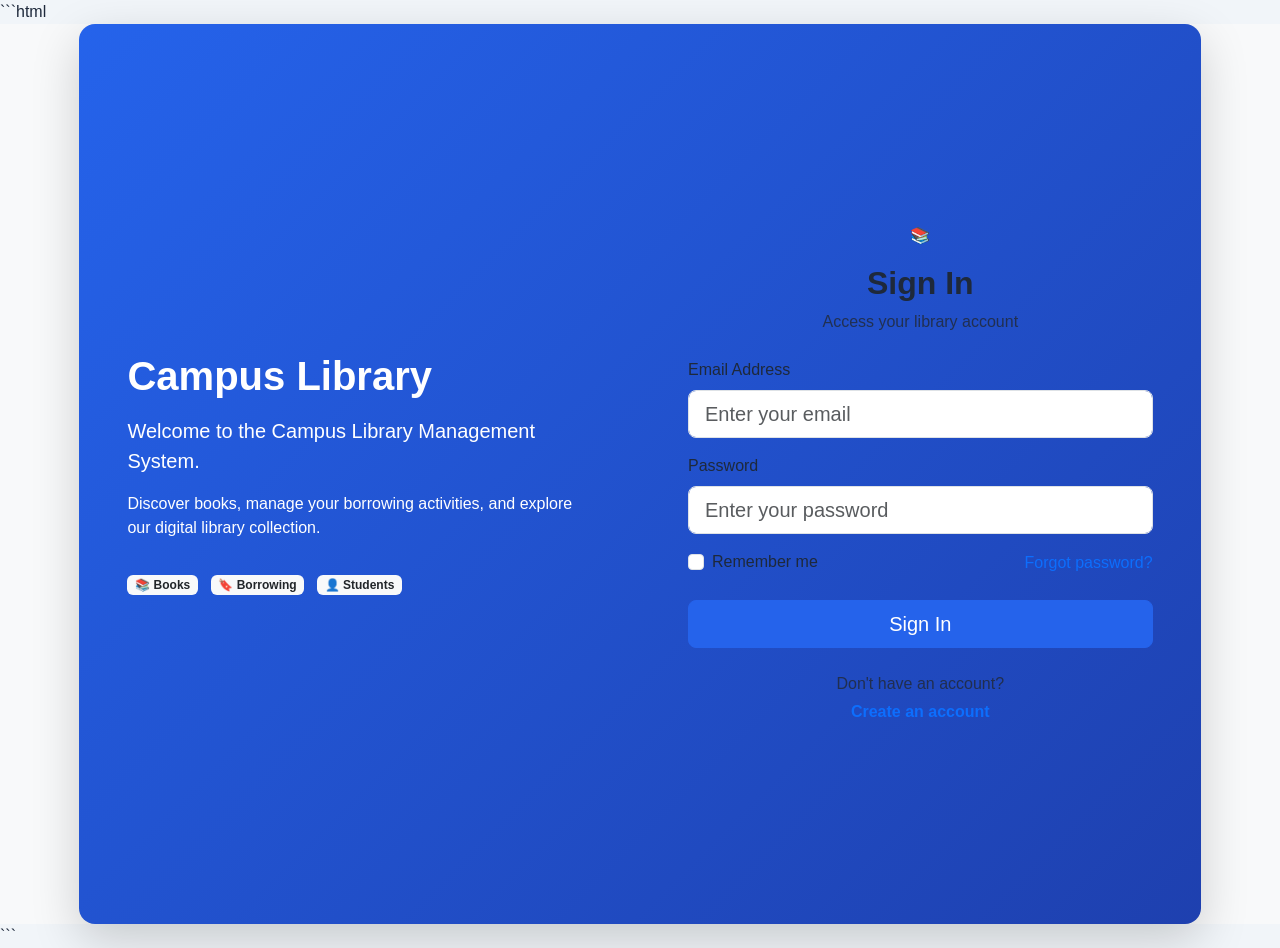
<file: index.html>
```html
<!DOCTYPE html>
<html lang="en">

<head>
    <meta charset="UTF-8">
    <meta name="viewport" content="width=device-width, initial-scale=1.0">

    <title>Campus Library - Login</title>

    <!-- Bootstrap CSS -->
    <link
        href="https://cdn.jsdelivr.net/npm/bootstrap@5.3.3/dist/css/bootstrap.min.css"
        rel="stylesheet">

    <!-- Custom CSS -->
    <link rel="stylesheet" href="css/style.css">
</head>

<body>

    <!-- Main Container -->
    <div class="container-fluid min-vh-100 d-flex align-items-center justify-content-center bg-light">

        <div class="row shadow-lg rounded-4 overflow-hidden bg-white login-container">

            <!-- LEFT SIDE -->
            <div class="col-md-6 library-intro d-flex flex-column justify-content-center text-white p-5">

                <h1 class="fw-bold mb-3">
                    Campus Library
                </h1>

                <p class="fs-5">
                    Welcome to the Campus Library Management System.
                </p>

                <p>
                    Discover books, manage your borrowing activities,
                    and explore our digital library collection.
                </p>

                <!-- Features -->
                <div class="mt-3">

                    <span class="badge bg-light text-dark me-2">
                        📚 Books
                    </span>

                    <span class="badge bg-light text-dark me-2">
                        🔖 Borrowing
                    </span>

                    <span class="badge bg-light text-dark">
                        👤 Students
                    </span>

                </div>

            </div>


            <!-- RIGHT SIDE -->
            <div class="col-md-6 p-5">

                <!-- Login Header -->
                <div class="text-center mb-4">

                    <div class="library-icon mb-3">
                        📚
                    </div>

                    <h2 class="fw-bold">
                        Sign In
                    </h2>

                    <p class="text-muted">
                        Access your library account
                    </p>

                </div>


                <!-- LOGIN FORM -->
                <form onsubmit="loginUser(event)">

                    <!-- Email -->
                    <div class="mb-3">

                        <label for="email" class="form-label">
                            Email Address
                        </label>

                        <input
                            type="email"
                            class="form-control form-control-lg"
                            id="email"
                            placeholder="Enter your email"
                            required>

                    </div>


                    <!-- Password -->
                    <div class="mb-3">

                        <label for="password" class="form-label">
                            Password
                        </label>

                        <input
                            type="password"
                            class="form-control form-control-lg"
                            id="password"
                            placeholder="Enter your password"
                            required>

                    </div>


                    <!-- Remember Me + Forgot Password -->
                    <div class="d-flex justify-content-between align-items-center mb-4">

                        <div class="form-check">

                            <input
                                class="form-check-input"
                                type="checkbox"
                                id="remember">

                            <label
                                class="form-check-label"
                                for="remember">

                                Remember me

                            </label>

                        </div>


                        <a href="#" class="text-decoration-none">
                            Forgot password?
                        </a>

                    </div>


                    <!-- LOGIN BUTTON -->
                    <button
                        type="submit"
                        class="btn btn-primary btn-lg w-100">

                        Sign In

                    </button>

                </form>


                <!-- CREATE ACCOUNT -->
                <div class="text-center mt-4">

                    <p class="text-muted mb-1">
                        Don't have an account?
                    </p>

                    <a href="#" class="text-decoration-none fw-semibold">
                        Create an account
                    </a>

                </div>

            </div>

        </div>

    </div>


    <!-- Bootstrap JavaScript -->
    <script
        src="https://cdn.jsdelivr.net/npm/bootstrap@5.3.3/dist/js/bootstrap.bundle.min.js">
    </script>


    <!-- Login JavaScript -->
    <script>

        function loginUser(event) {

            // Prevent the form from refreshing the page
            event.preventDefault();

            // Get email and password
            const email = document.getElementById("email").value;
            const password = document.getElementById("password").value;


            // Demo login credentials
            if (
                email === "student@campus.ac.id" &&
                password === "123456"
            ) {

                // Open dashboard
                window.location.href = "dashboard.html";

            } else {

                // Show error message
                alert("Invalid email or password.");

            }

        }

    </script>

</body>

</html>
```
</file>
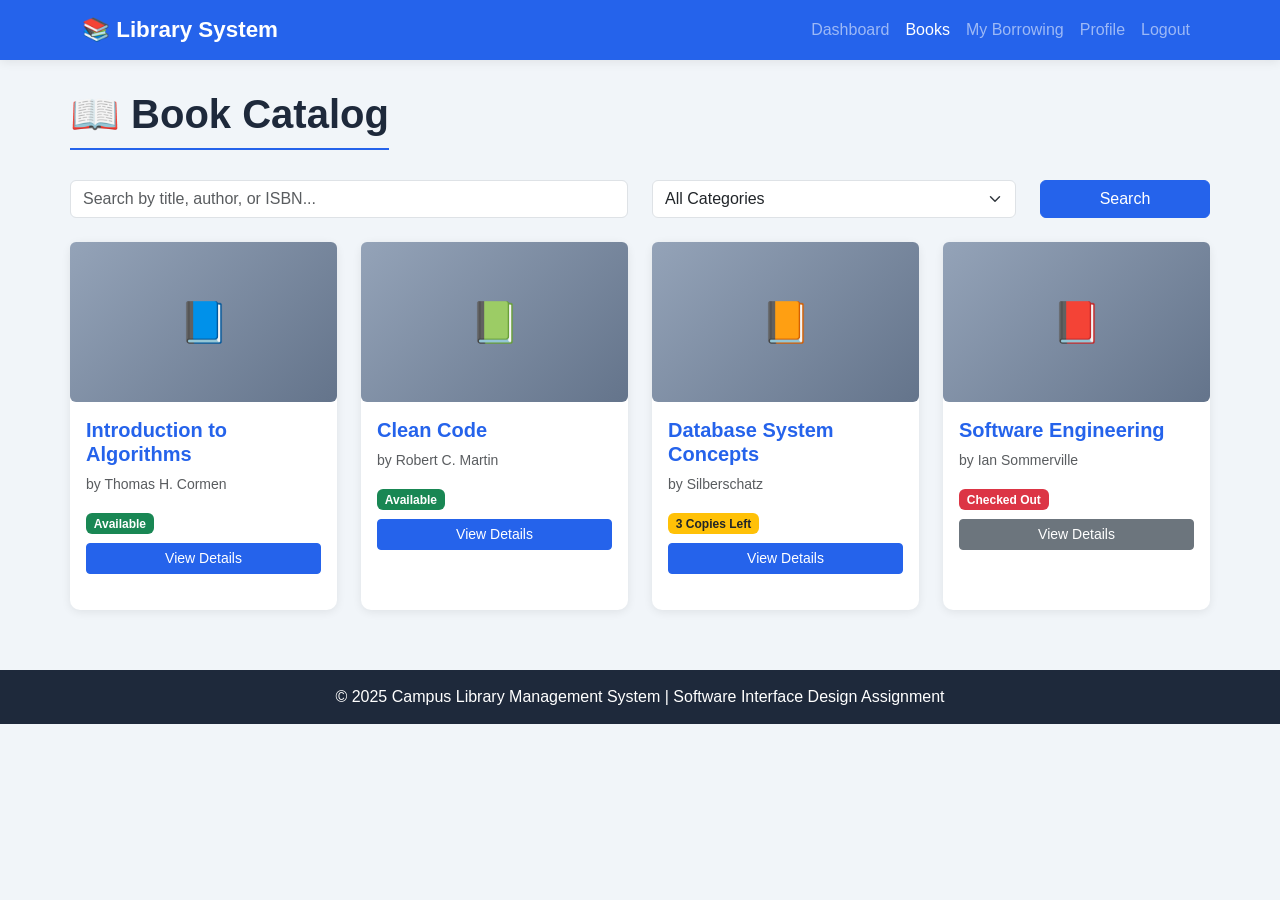
<file: books.html>
<!DOCTYPE html>
<html lang="en">
<head>
    <meta charset="UTF-8">
    <meta name="viewport" content="width=device-width, initial-scale=1.0">
    <title>Book Catalog — Campus Library System</title>
    <link href="https://cdn.jsdelivr.net/npm/bootstrap@5.3.0/dist/css/bootstrap.min.css" rel="stylesheet">
    <link rel="stylesheet" href="css/style.css">
</head>
<body>
    <!-- Navigation -->
    <nav class="navbar navbar-expand-lg navbar-dark">
        <div class="container">
            <a class="navbar-brand" href="dashboard.html">📚 Library System</a>
            <button class="navbar-toggler" type="button" data-bs-toggle="collapse" data-bs-target="#navMenu">
                <span class="navbar-toggler-icon"></span>
            </button>
            <div class="collapse navbar-collapse" id="navMenu">
                <ul class="navbar-nav ms-auto">
                    <li class="nav-item"><a class="nav-link" href="dashboard.html">Dashboard</a></li>
                    <li class="nav-item"><a class="nav-link active" href="books.html">Books</a></li>
                    <li class="nav-item"><a class="nav-link" href="borrowing.html">My Borrowing</a></li>
                    <li class="nav-item"><a class="nav-link" href="profile.html">Profile</a></li>
                    <li class="nav-item"><a class="nav-link" href="index.html">Logout</a></li>
                </ul>
            </div>
        </div>
    </nav>

    <!-- Main Content -->
    <div class="container page-content">
        <h1 class="page-title">📖 Book Catalog</h1>
        
        <!-- Search Bar -->
        <div class="row mb-4">
            <div class="col-md-6">
                <input type="text" class="form-control" placeholder="Search by title, author, or ISBN...">
            </div>
            <div class="col-md-4">
                <select class="form-select">
                    <option>All Categories</option>
                    <option>Computer Science</option>
                    <option>Mathematics</option>
                    <option>Engineering</option>
                    <option>Business</option>
                </select>
            </div>
            <div class="col-md-2">
                <button class="btn btn-primary w-100">Search</button>
            </div>
        </div>

        <!-- Book Grid -->
        <div class="row g-4">
            <!-- Book 1 -->
            <div class="col-sm-6 col-md-4 col-lg-3">
                <div class="card h-100">
                    <div class="book-cover">📘</div>
                    <div class="card-body">
                        <h5 class="card-title">Introduction to Algorithms</h5>
                        <p class="card-text text-muted small">by Thomas H. Cormen</p>
                        <span class="badge bg-success">Available</span>
                        <a href="book-details.html" class="btn btn-primary btn-sm w-100 mt-2">View Details</a>
                    </div>
                </div>
            </div>
            <!-- Book 2 -->
            <div class="col-sm-6 col-md-4 col-lg-3">
                <div class="card h-100">
                    <div class="book-cover">📗</div>
                    <div class="card-body">
                        <h5 class="card-title">Clean Code</h5>
                        <p class="card-text text-muted small">by Robert C. Martin</p>
                        <span class="badge bg-success">Available</span>
                        <a href="book-details.html" class="btn btn-primary btn-sm w-100 mt-2">View Details</a>
                    </div>
                </div>
            </div>
            <!-- Book 3 -->
            <div class="col-sm-6 col-md-4 col-lg-3">
                <div class="card h-100">
                    <div class="book-cover">📙</div>
                    <div class="card-body">
                        <h5 class="card-title">Database System Concepts</h5>
                        <p class="card-text text-muted small">by Silberschatz</p>
                        <span class="badge bg-warning text-dark">3 Copies Left</span>
                        <a href="book-details.html" class="btn btn-primary btn-sm w-100 mt-2">View Details</a>
                    </div>
                </div>
            </div>
            <!-- Book 4 -->
            <div class="col-sm-6 col-md-4 col-lg-3">
                <div class="card h-100">
                    <div class="book-cover">📕</div>
                    <div class="card-body">
                        <h5 class="card-title">Software Engineering</h5>
                        <p class="card-text text-muted small">by Ian Sommerville</p>
                        <span class="badge bg-danger">Checked Out</span>
                        <a href="book-details.html" class="btn btn-secondary btn-sm w-100 mt-2">View Details</a>
                    </div>
                </div>
            </div>
        </div>
    </div>

    <footer>
        <p class="mb-0">&copy; 2025 Campus Library Management System | Software Interface Design Assignment</p>
    </footer>

    <script src="https://cdn.jsdelivr.net/npm/bootstrap@5.3.0/dist/js/bootstrap.bundle.min.js"></script>
</body>
</html>
</file>
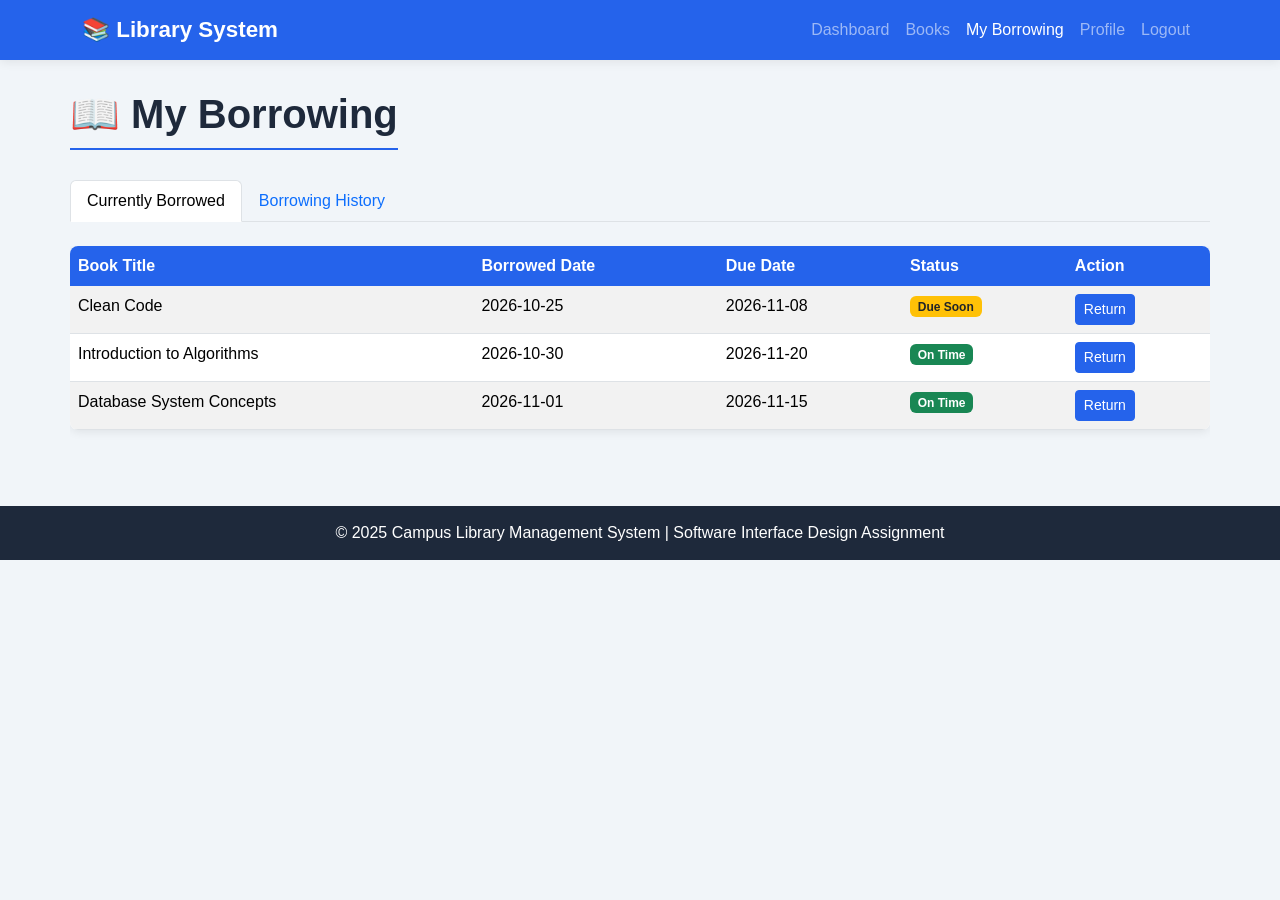
<file: borrowing.html>
<!DOCTYPE html>
<html lang="en">
<head>
    <meta charset="UTF-8">
    <meta name="viewport" content="width=device-width, initial-scale=1.0">
    <title>My Borrowing — Campus Library System</title>
    <link href="https://cdn.jsdelivr.net/npm/bootstrap@5.3.0/dist/css/bootstrap.min.css" rel="stylesheet">
    <link rel="stylesheet" href="css/style.css">
</head>
<body>
    <!-- Navigation -->
    <nav class="navbar navbar-expand-lg navbar-dark">
        <div class="container">
            <a class="navbar-brand" href="dashboard.html">📚 Library System</a>
            <button class="navbar-toggler" type="button" data-bs-toggle="collapse" data-bs-target="#navMenu">
                <span class="navbar-toggler-icon"></span>
            </button>
            <div class="collapse navbar-collapse" id="navMenu">
                <ul class="navbar-nav ms-auto">
                    <li class="nav-item"><a class="nav-link" href="dashboard.html">Dashboard</a></li>
                    <li class="nav-item"><a class="nav-link" href="books.html">Books</a></li>
                    <li class="nav-item"><a class="nav-link active" href="borrowing.html">My Borrowing</a></li>
                    <li class="nav-item"><a class="nav-link" href="profile.html">Profile</a></li>
                    <li class="nav-item"><a class="nav-link" href="index.html">Logout</a></li>
                </ul>
            </div>
        </div>
    </nav>

    <!-- Main Content -->
    <div class="container page-content">
        <h1 class="page-title">📖 My Borrowing</h1>

        <!-- Tabs -->
        <ul class="nav nav-tabs mb-4" id="borrowTabs" role="tablist">
            <li class="nav-item" role="presentation">
                <button class="nav-link active" data-bs-toggle="tab" data-bs-target="#current">Currently Borrowed</button>
            </li>
            <li class="nav-item" role="presentation">
                <button class="nav-link" data-bs-toggle="tab" data-bs-target="#history">Borrowing History</button>
            </li>
        </ul>

        <div class="tab-content">
            <!-- Current Borrowing -->
            <div class="tab-pane fade show active" id="current">
                <div class="table-responsive">
                    <table class="table table-striped">
                        <thead>
                            <tr>
                                <th>Book Title</th>
                                <th>Borrowed Date</th>
                                <th>Due Date</th>
                                <th>Status</th>
                                <th>Action</th>
                            </tr>
                        </thead>
                        <tbody>
                            <tr>
                                <td>Clean Code</td>
                                <td>2026-10-25</td>
                                <td>2026-11-08</td>
                                <td><span class="badge bg-warning text-dark">Due Soon</span></td>
                                <td><button class="btn btn-sm btn-primary">Return</button></td>
                            </tr>
                            <tr>
                                <td>Introduction to Algorithms</td>
                                <td>2026-10-30</td>
                                <td>2026-11-20</td>
                                <td><span class="badge bg-success">On Time</span></td>
                                <td><button class="btn btn-sm btn-primary">Return</button></td>
                            </tr>
                            <tr>
                                <td>Database System Concepts</td>
                                <td>2026-11-01</td>
                                <td>2026-11-15</td>
                                <td><span class="badge bg-success">On Time</span></td>
                                <td><button class="btn btn-sm btn-primary">Return</button></td>
                            </tr>
                        </tbody>
                    </table>
                </div>
            </div>

            <!-- History -->
            <div class="tab-pane fade" id="history">
                <div class="table-responsive">
                    <table class="table table-striped">
                        <thead>
                            <tr>
                                <th>Book Title</th>
                                <th>Borrowed</th>
                                <th>Returned</th>
                                <th>Status</th>
                            </tr>
                        </thead>
                        <tbody>
                            <tr>
                                <td>Computer Networks</td>
                                <td>2026-09-10</td>
                                <td>2026-09-24</td>
                                <td><span class="badge bg-success">Returned</span></td>
                            </tr>
                            <tr>
                                <td>Artificial Intelligence</td>
                                <td>2026-08-15</td>
                                <td>2026-08-28</td>
                                <td><span class="badge bg-success">Returned</span></td>
                            </tr>
                        </tbody>
                    </table>
                </div>
            </div>
        </div>
    </div>

    <footer>
        <p class="mb-0">&copy; 2025 Campus Library Management System | Software Interface Design Assignment</p>
    </footer>

    <script src="https://cdn.jsdelivr.net/npm/bootstrap@5.3.0/dist/js/bootstrap.bundle.min.js"></script>
</body>
</html>
</file>
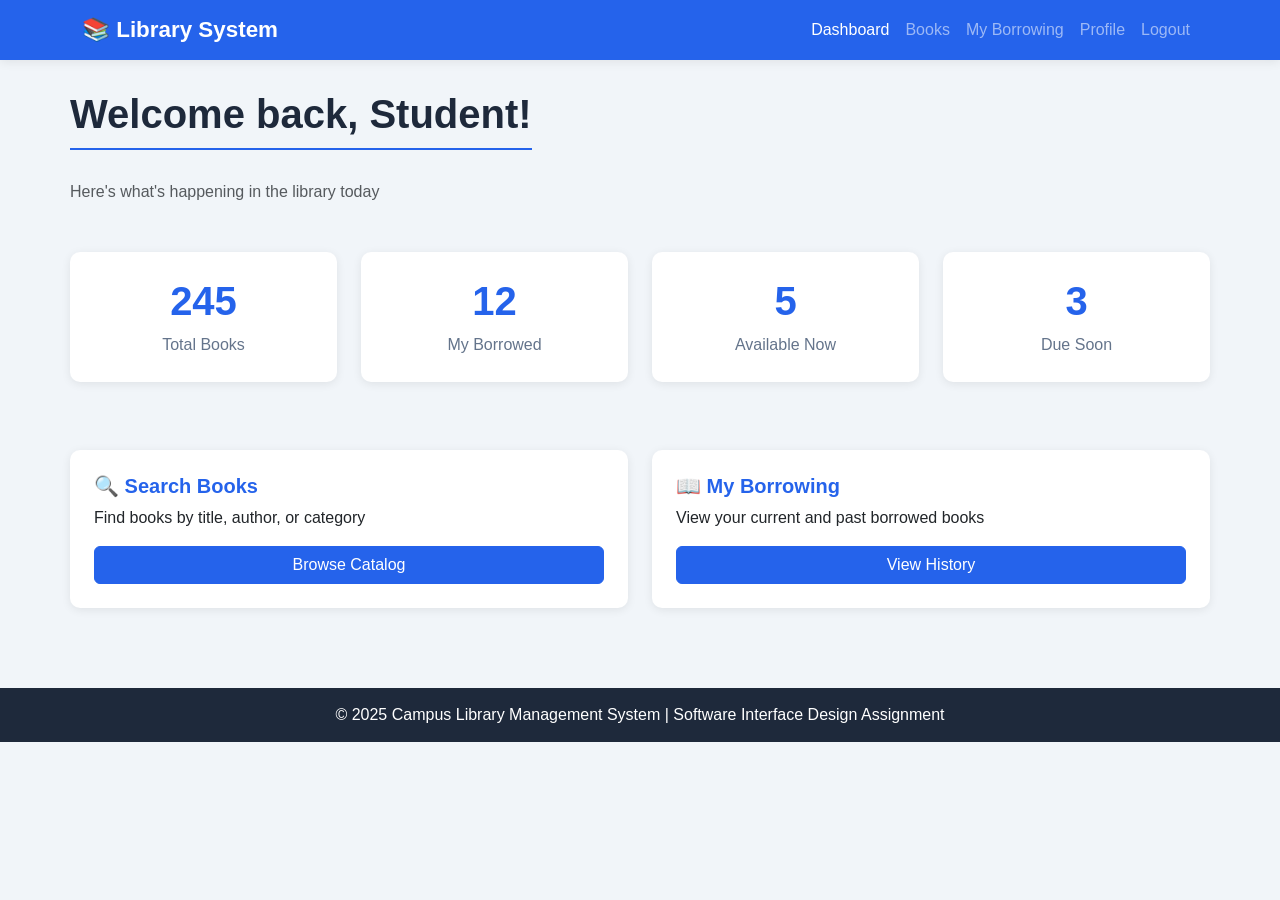
<file: dashboard.html>
<!DOCTYPE html>
<html lang="en">
<head>
    <meta charset="UTF-8">
    <meta name="viewport" content="width=device-width, initial-scale=1.0">
    <title>Dashboard — Campus Library System</title>
    <link href="https://cdn.jsdelivr.net/npm/bootstrap@5.3.0/dist/css/bootstrap.min.css" rel="stylesheet">
    <link rel="stylesheet" href="css/style.css">
</head>
<body>
    <!-- Navigation -->
    <nav class="navbar navbar-expand-lg navbar-dark">
        <div class="container">
            <a class="navbar-brand" href="dashboard.html">📚 Library System</a>
            <button class="navbar-toggler" type="button" data-bs-toggle="collapse" data-bs-target="#navMenu">
                <span class="navbar-toggler-icon"></span>
            </button>
            <div class="collapse navbar-collapse" id="navMenu">
                <ul class="navbar-nav ms-auto">
                    <li class="nav-item"><a class="nav-link active" href="dashboard.html">Dashboard</a></li>
                    <li class="nav-item"><a class="nav-link" href="books.html">Books</a></li>
                    <li class="nav-item"><a class="nav-link" href="borrowing.html">My Borrowing</a></li>
                    <li class="nav-item"><a class="nav-link" href="profile.html">Profile</a></li>
                    <li class="nav-item"><a class="nav-link" href="index.html">Logout</a></li>
                </ul>
            </div>
        </div>
    </nav>

    <!-- Main Content -->
    <div class="container page-content">
        <h1 class="page-title">Welcome back, Student!</h1>
        <p class="text-muted mb-5">Here's what's happening in the library today</p>

        <!-- Stats Row -->
        <div class="row g-4 mb-5">
            <div class="col-sm-6 col-md-3">
                <div class="card stat-card">
                    <h3>245</h3>
                    <p>Total Books</p>
                </div>
            </div>
            <div class="col-sm-6 col-md-3">
                <div class="card stat-card">
                    <h3>12</h3>
                    <p>My Borrowed</p>
                </div>
            </div>
            <div class="col-sm-6 col-md-3">
                <div class="card stat-card">
                    <h3>5</h3>
                    <p>Available Now</p>
                </div>
            </div>
            <div class="col-sm-6 col-md-3">
                <div class="card stat-card">
                    <h3>3</h3>
                    <p>Due Soon</p>
                </div>
            </div>
        </div>

        <!-- Quick Actions -->
        <div class="row">
            <div class="col-md-6">
                <div class="card p-4">
                    <h5 class="card-title">🔍 Search Books</h5>
                    <p>Find books by title, author, or category</p>
                    <a href="books.html" class="btn btn-primary">Browse Catalog</a>
                </div>
            </div>
            <div class="col-md-6">
                <div class="card p-4">
                    <h5 class="card-title">📖 My Borrowing</h5>
                    <p>View your current and past borrowed books</p>
                    <a href="borrowing.html" class="btn btn-primary">View History</a>
                </div>
            </div>
        </div>
    </div>

    <footer>
        <p class="mb-0">&copy; 2025 Campus Library Management System | Software Interface Design Assignment</p>
    </footer>

    <script src="https://cdn.jsdelivr.net/npm/bootstrap@5.3.0/dist/js/bootstrap.bundle.min.js"></script>
</body>
</html>
</file>
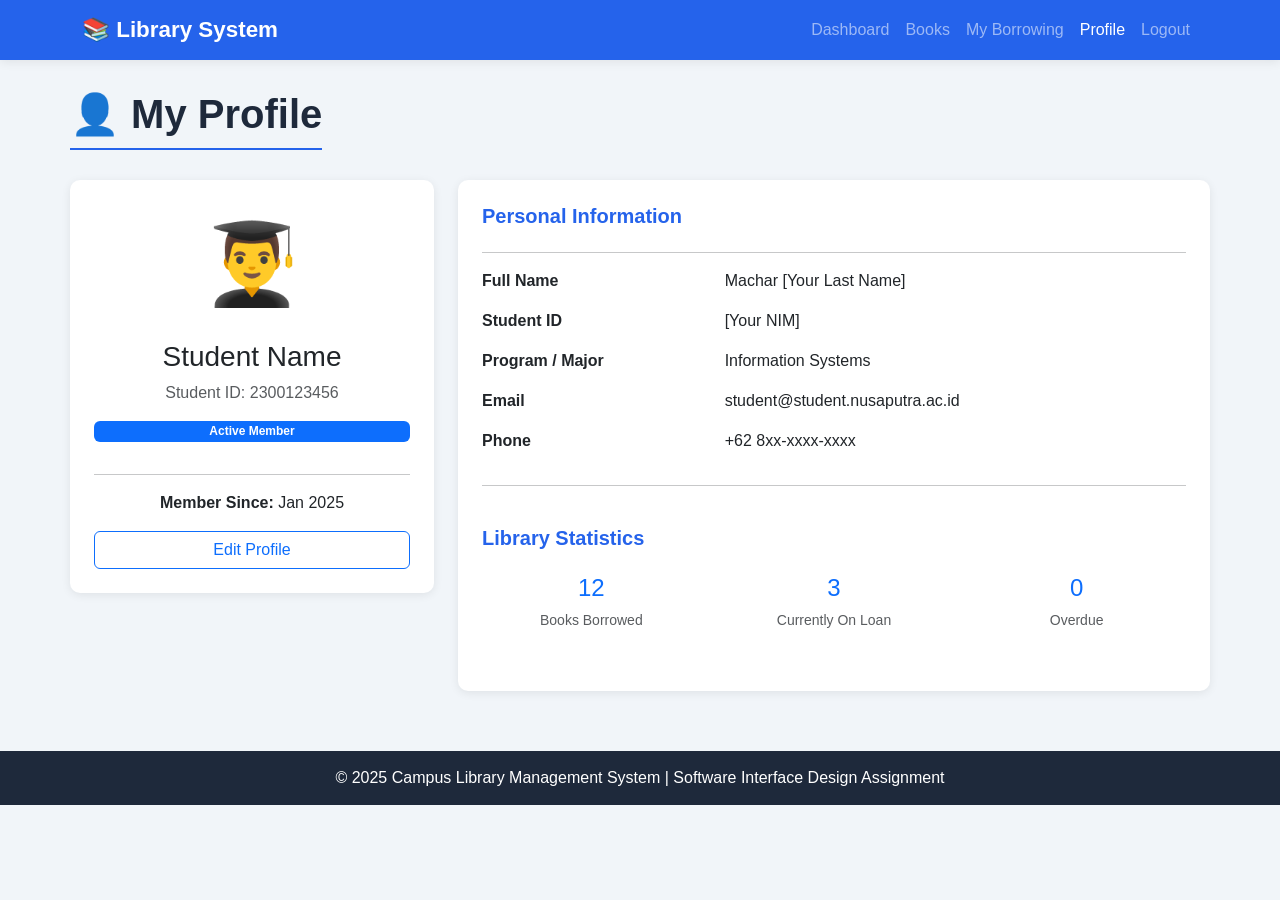
<file: profile.html>
<!DOCTYPE html>
<html lang="en">
<head>
    <meta charset="UTF-8">
    <meta name="viewport" content="width=device-width, initial-scale=1.0">
    <title>My Profile — Campus Library System</title>
    <link href="https://cdn.jsdelivr.net/npm/bootstrap@5.3.0/dist/css/bootstrap.min.css" rel="stylesheet">
    <link rel="stylesheet" href="css/style.css">
</head>
<body>
    <!-- Navigation -->
    <nav class="navbar navbar-expand-lg navbar-dark">
        <div class="container">
            <a class="navbar-brand" href="dashboard.html">📚 Library System</a>
            <button class="navbar-toggler" type="button" data-bs-toggle="collapse" data-bs-target="#navMenu">
                <span class="navbar-toggler-icon"></span>
            </button>
            <div class="collapse navbar-collapse" id="navMenu">
                <ul class="navbar-nav ms-auto">
                    <li class="nav-item"><a class="nav-link" href="dashboard.html">Dashboard</a></li>
                    <li class="nav-item"><a class="nav-link" href="books.html">Books</a></li>
                    <li class="nav-item"><a class="nav-link" href="borrowing.html">My Borrowing</a></li>
                    <li class="nav-item"><a class="nav-link active" href="profile.html">Profile</a></li>
                    <li class="nav-item"><a class="nav-link" href="index.html">Logout</a></li>
                </ul>
            </div>
        </div>
    </nav>

    <!-- Main Content -->
    <div class="container page-content">
        <h1 class="page-title">👤 My Profile</h1>

        <div class="row">
            <!-- Profile Info -->
            <div class="col-md-4">
                <div class="card p-4 text-center">
                    <div style="font-size: 80px;">👨‍🎓</div>
                    <h3 class="mt-3">Student Name</h3>
                    <p class="text-muted">Student ID: 2300123456</p>
                    <span class="badge bg-primary mb-3">Active Member</span>
                    <hr>
                    <p><strong>Member Since:</strong> Jan 2025</p>
                    <button class="btn btn-outline-primary w-100">Edit Profile</button>
                </div>
            </div>

            <!-- Details -->
            <div class="col-md-8">
                <div class="card p-4 h-100">
                    <h5 class="card-title">Personal Information</h5>
                    <hr>
                    <div class="row mb-3">
                        <div class="col-sm-4"><strong>Full Name</strong></div>
                        <div class="col-sm-8">Machar [Your Last Name]</div>
                    </div>
                    <div class="row mb-3">
                        <div class="col-sm-4"><strong>Student ID</strong></div>
                        <div class="col-sm-8">[Your NIM]</div>
                    </div>
                    <div class="row mb-3">
                        <div class="col-sm-4"><strong>Program / Major</strong></div>
                        <div class="col-sm-8">Information Systems</div>
                    </div>
                    <div class="row mb-3">
                        <div class="col-sm-4"><strong>Email</strong></div>
                        <div class="col-sm-8">student@student.nusaputra.ac.id</div>
                    </div>
                    <div class="row mb-3">
                        <div class="col-sm-4"><strong>Phone</strong></div>
                        <div class="col-sm-8">+62 8xx-xxxx-xxxx</div>
                    </div>
                    <hr>
                    <h5 class="card-title mt-4">Library Statistics</h5>
                    <div class="row text-center mt-3">
                        <div class="col-4">
                            <h4 class="text-primary">12</h4>
                            <p class="text-muted small">Books Borrowed</p>
                        </div>
                        <div class="col-4">
                            <h4 class="text-primary">3</h4>
                            <p class="text-muted small">Currently On Loan</p>
                        </div>
                        <div class="col-4">
                            <h4 class="text-primary">0</h4>
                            <p class="text-muted small">Overdue</p>
                        </div>
                    </div>
                </div>
            </div>
        </div>
    </div>

    <footer>
        <p class="mb-0">&copy; 2025 Campus Library Management System | Software Interface Design Assignment</p>
    </footer>

    <script src="https://cdn.jsdelivr.net/npm/bootstrap@5.3.0/dist/js/bootstrap.bundle.min.js"></script>
</body>
</html>
</file>
<file: css/style.css>
/* Global Styles */
:root {
    --primary-color: #2563eb;
    --secondary-color: #1e40af;
    --light-bg: #f1f5f9;
    --dark-text: #1e293b;
    --light-text: #64748b;
    --white: #ffffff;
    --shadow: 0 2px 10px rgba(0,0,0,0.08);
}

body {
    font-family: 'Segoe UI', Tahoma, Geneva, Verdana, sans-serif;
    background-color: var(--light-bg);
    color: var(--dark-text);
    min-height: 100vh;
}

/* Login Page */
.login-container {
    min-height: 100vh;
    display: flex;
    align-items: center;
    justify-content: center;
    background: linear-gradient(135deg, #2563eb 0%, #1e40af 100%);
}

.login-card {
    background: var(--white);
    padding: 40px 30px;
    border-radius: 12px;
    box-shadow: 0 10px 40px rgba(0,0,0,0.15);
    width: 100%;
    max-width: 400px;
}

.login-card h2 {
    text-align: center;
    color: var(--primary-color);
    margin-bottom: 30px;
}

/* Navigation */
.navbar {
    background: var(--primary-color);
    box-shadow: var(--shadow);
}

.navbar-brand {
    font-weight: 700;
    font-size: 1.4rem;
}

.nav-link {
    transition: opacity 0.2s;
}

.nav-link:hover {
    opacity: 0.85;
}

/* Cards */
.card {
    border: none;
    border-radius: 10px;
    box-shadow: var(--shadow);
    transition: transform 0.2s ease;
    margin-bottom: 20px;
}

.card:hover {
    transform: translateY(-3px);
}

.card-title {
    color: var(--primary-color);
    font-weight: 600;
}

/* Buttons */
.btn-primary {
    background-color: var(--primary-color);
    border-color: var(--primary-color);
}

.btn-primary:hover {
    background-color: var(--secondary-color);
    border-color: var(--secondary-color);
}

/* Stats Cards on Dashboard */
.stat-card {
    padding: 25px;
    text-align: center;
}

.stat-card h3 {
    font-size: 2.5rem;
    font-weight: 700;
    color: var(--primary-color);
}

.stat-card p {
    color: var(--light-text);
    margin: 0;
}

/* Book Cover Placeholder */
.book-cover {
    background: linear-gradient(135deg, #94a3b8 0%, #64748b 100%);
    color: white;
    display: flex;
    align-items: center;
    justify-content: center;
    height: 160px;
    border-radius: 6px;
    font-size: 2.5rem;
}

/* Page Content */
.page-content {
    padding: 30px 0 60px;
}

.page-title {
    color: var(--dark-text);
    font-weight: 700;
    margin-bottom: 30px;
    padding-bottom: 10px;
    border-bottom: 2px solid var(--primary-color);
    display: inline-block;
}

/* Tables */
.table {
    background: var(--white);
    border-radius: 8px;
    overflow: hidden;
    box-shadow: var(--shadow);
}

.table th {
    background-color: var(--primary-color);
    color: var(--white);
    border: none;
}

/* Footer */
footer {
    background-color: var(--dark-text);
    color: var(--white);
    text-align: center;
    padding: 15px 0;
    margin-top: auto;
}
</file>
